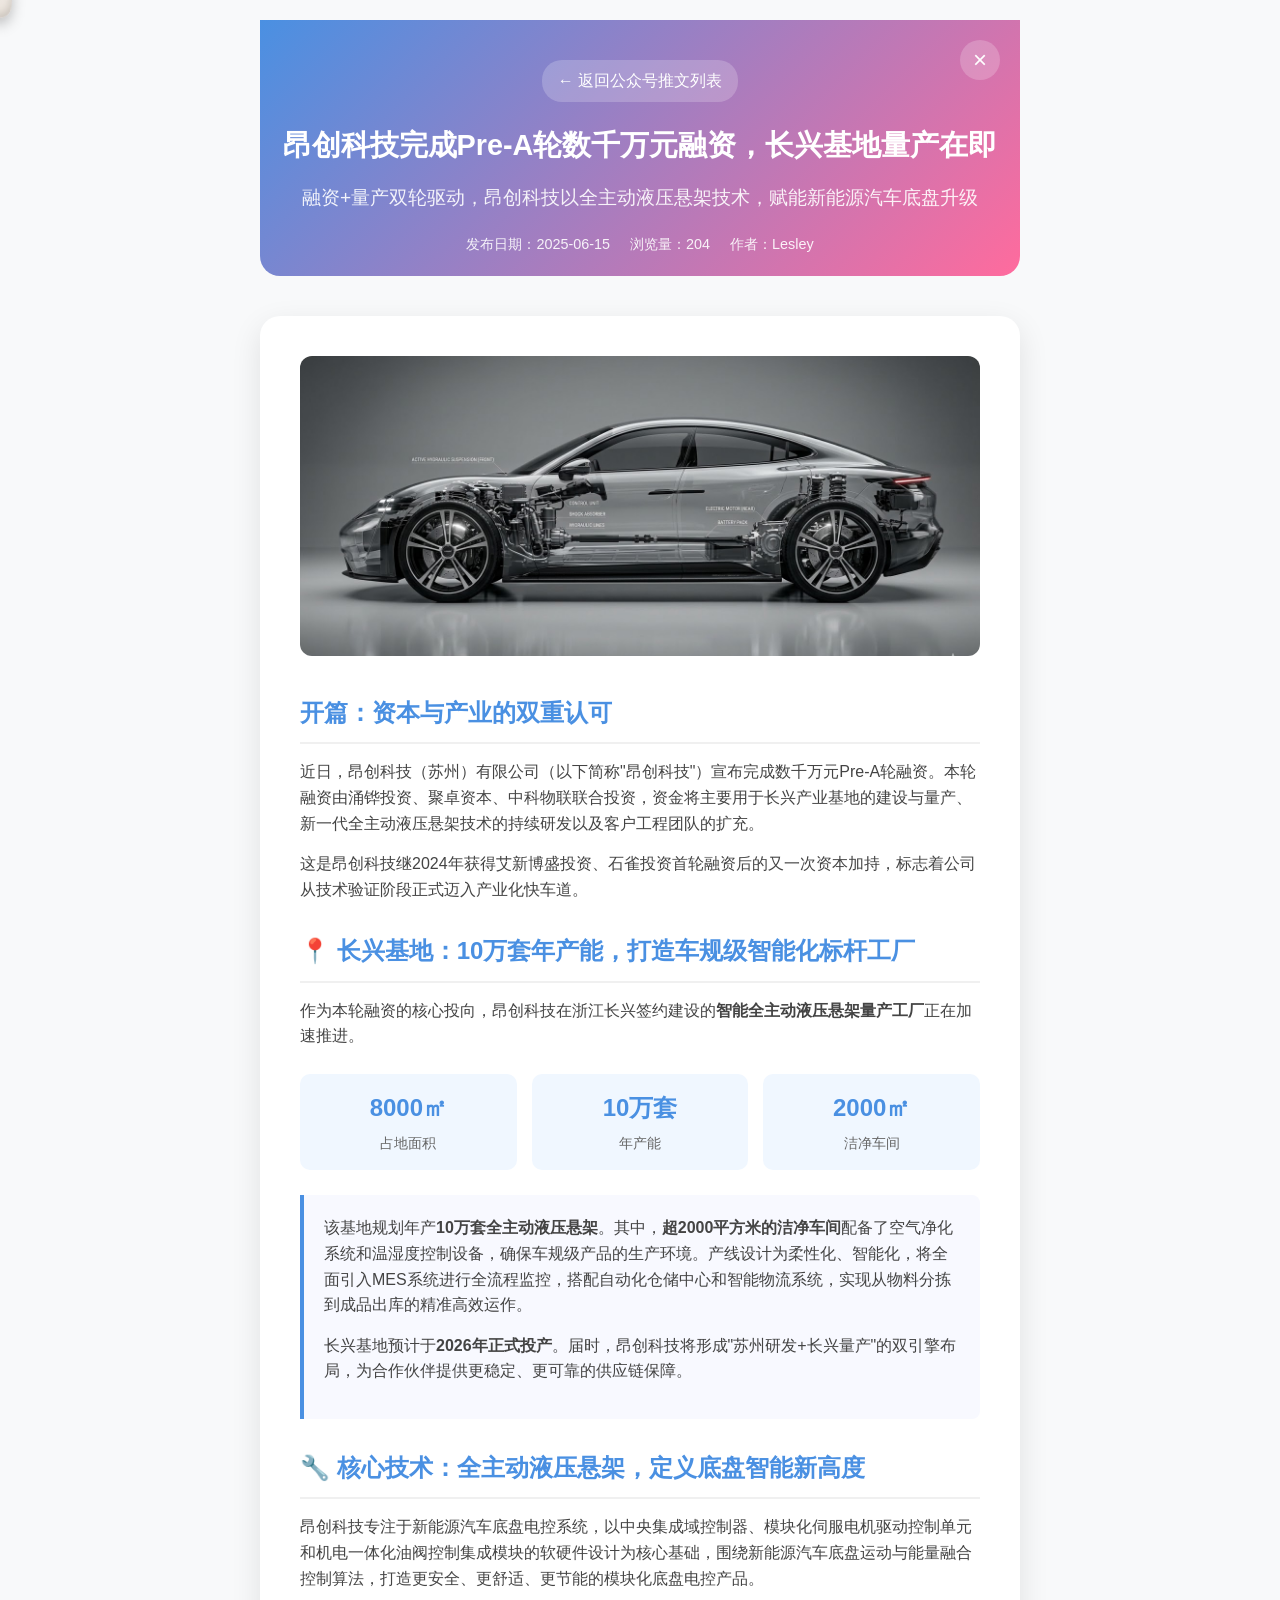
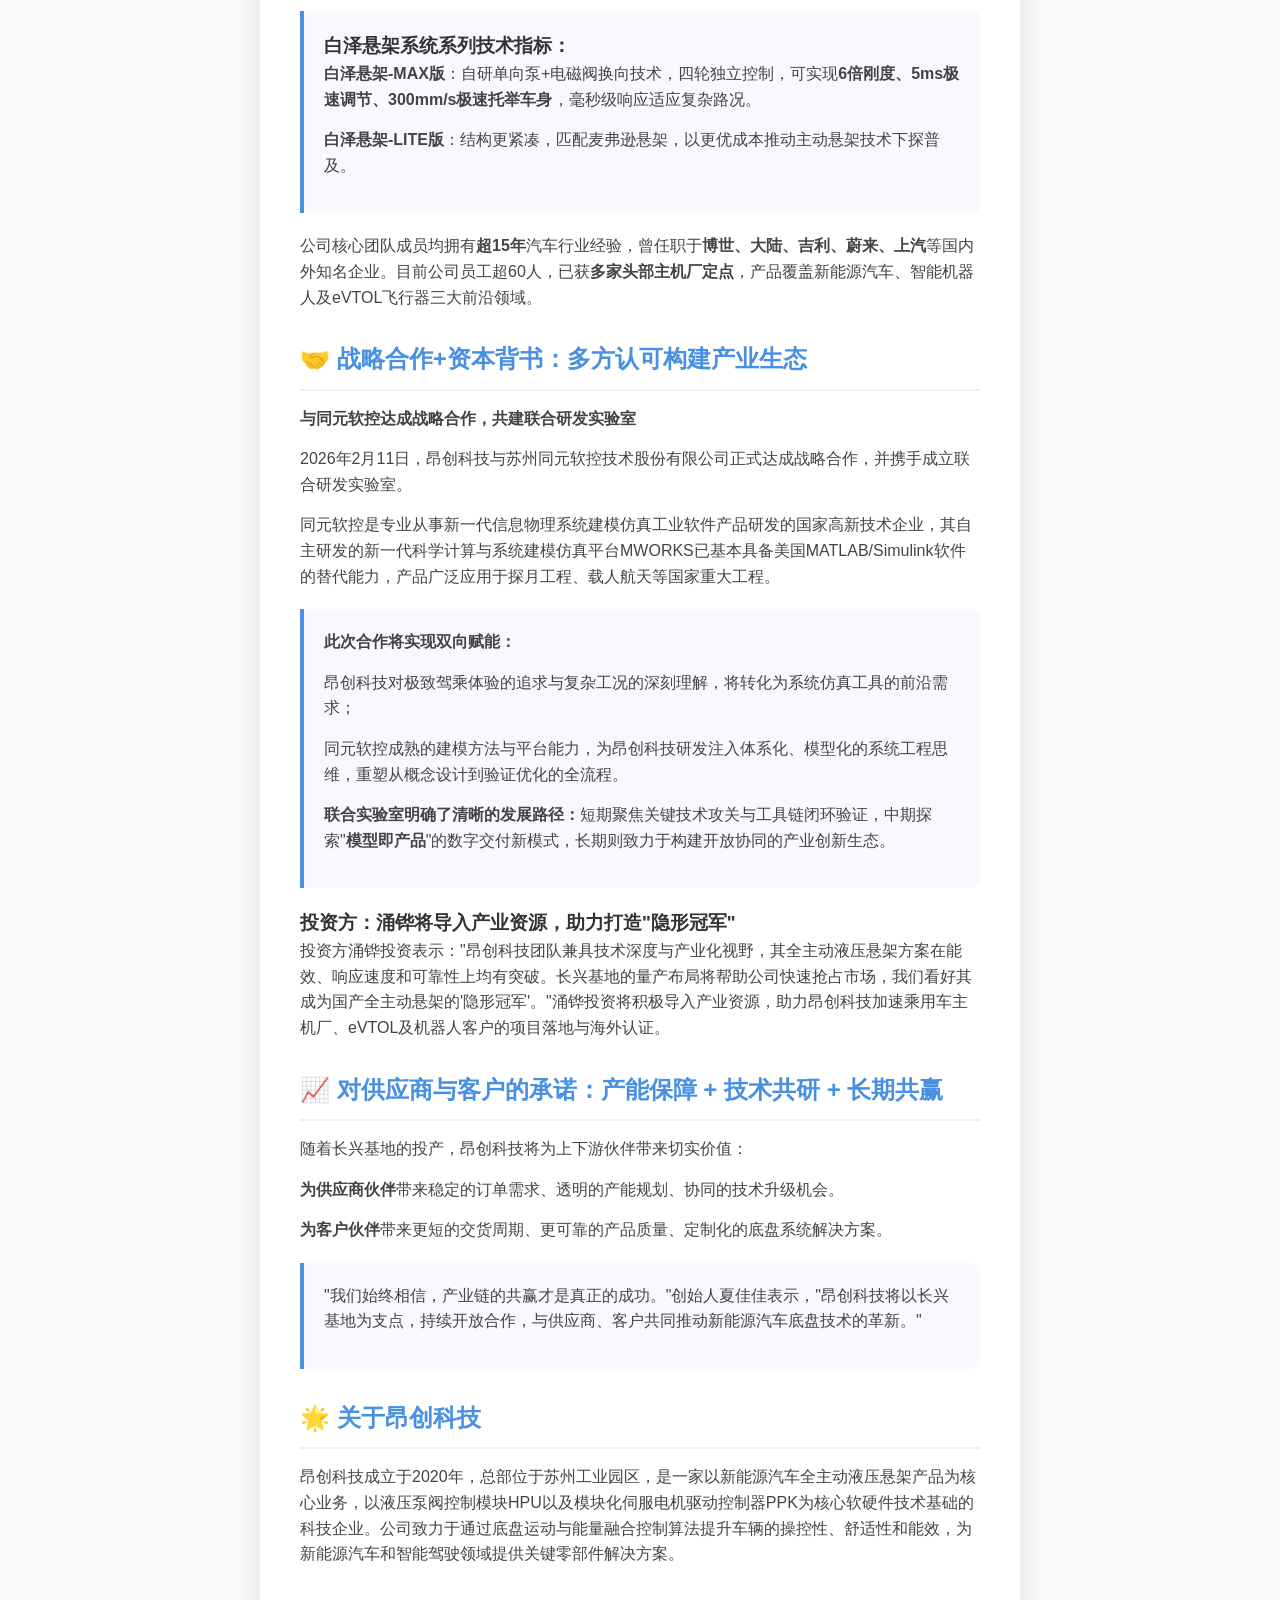
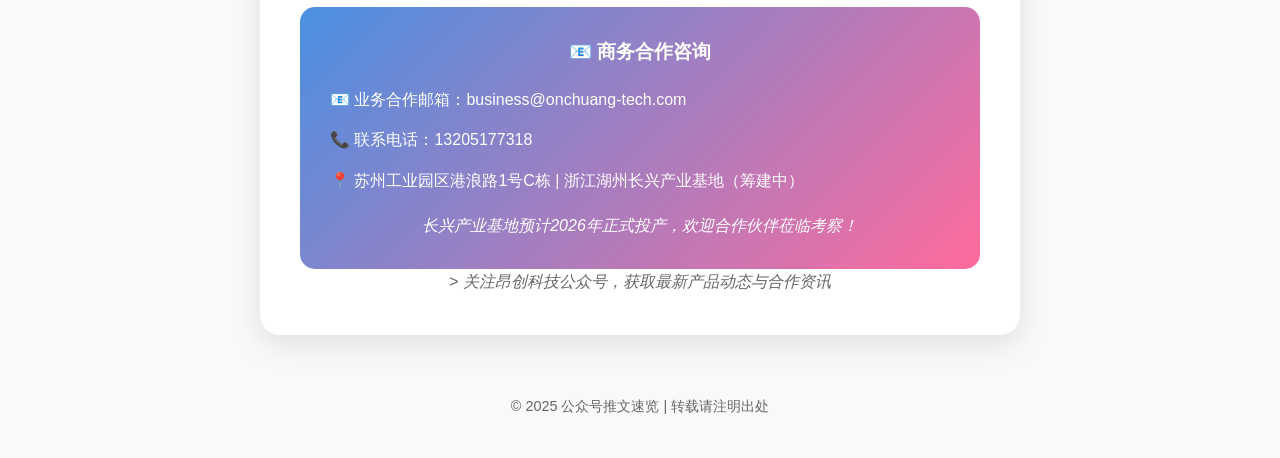
<file: article-detail-1.html>
<!DOCTYPE html>
<html lang="zh-CN">
<head>
    <meta charset="UTF-8">
    <meta name="viewport" content="width=device-width, initial-scale=1.0">
    <title>公众号推文速览 | 昂创科技融资</title>
    <style>
        /* 页面基础样式 */
        * {
            margin: 0;
            padding: 0;
            box-sizing: border-box;
            font-family: -apple-system, BlinkMacSystemFont, 'PingFang SC', 'Microsoft YaHei', sans-serif;
        }
        
        body {
            background: #f8f9fa;
            color: #333;
            line-height: 1.6;
            overflow-x: hidden;
        }
        
        .container {
            max-width: 800px;
            margin: 0 auto;
            padding: 20px;
        }
        
        .header {
            text-align: center;
            margin-bottom: 40px;
            padding: 40px 20px 20px;
            background: linear-gradient(135deg, #4A90E2, #FF6B9D);
            color: white;
            border-radius: 0 0 20px 20px;
            position: relative;
        }
        
        .back-btn {
            display: inline-flex;
            align-items: center;
            gap: 8px;
            color: white;
            text-decoration: none;
            padding: 8px 16px;
            background: rgba(255, 255, 255, 0.2);
            border-radius: 20px;
            margin-bottom: 20px;
            transition: all 0.3s ease;
        }
        
        .back-btn:hover {
            background: rgba(255, 255, 255, 0.3);
            transform: translateX(-5px);
        }
        
        .close-btn {
            position: absolute;
            top: 20px;
            right: 20px;
            width: 40px;
            height: 40px;
            background: rgba(255, 255, 255, 0.2);
            border-radius: 50%;
            display: flex;
            align-items: center;
            justify-content: center;
            color: white;
            font-size: 24px;
            cursor: pointer;
            transition: all 0.3s ease;
            border: none;
            outline: none;
        }
        
        .close-btn:hover {
            background: rgba(255, 255, 255, 0.3);
            transform: scale(1.1);
        }
        
        /* 文章内容样式保持不变 */
        .article-title { font-size: 1.8rem; margin-bottom: 15px; font-weight: 600; }
        .article-subtitle { font-size: 1.2rem; margin-bottom: 20px; color: rgba(255, 255, 255, 0.9); }
        .article-meta { display: flex; justify-content: center; gap: 20px; color: rgba(255, 255, 255, 0.9); font-size: 0.9rem; }
        .article-content { background: white; border-radius: 20px; padding: 40px; box-shadow: 0 10px 30px rgba(0, 0, 0, 0.1); margin-bottom: 40px; }
        .article-hero-image { width: 100%; height: 300px; object-fit: cover; border-radius: 12px; margin-bottom: 30px; }
        .article-section { margin-bottom: 30px; }
        .article-section h2 { color: #4A90E2; margin-bottom: 15px; padding-bottom: 10px; border-bottom: 2px solid #f0f0f0; }
        .article-section p { margin-bottom: 15px; color: #444; }
        .highlight-box { background: #f8f9ff; border-left: 4px solid #4A90E2; padding: 20px; margin: 20px 0; border-radius: 0 8px 8px 0; }
        .stats-grid { display: grid; grid-template-columns: repeat(auto-fit, minmax(200px, 1fr)); gap: 15px; margin: 25px 0; }
        .stat-item { background: #f0f7ff; padding: 15px; border-radius: 10px; text-align: center; }
        .stat-value { font-size: 1.5rem; font-weight: 600; color: #4A90E2; margin-bottom: 5px; }
        .stat-label { color: #666; font-size: 0.9rem; }
        .contact-info { background: linear-gradient(135deg, #4A90E2, #FF6B9D); color: white; padding: 30px; border-radius: 15px; margin-top: 40px; }
        .contact-info h3 { margin-bottom: 20px; text-align: center; }
        .contact-details { display: flex; flex-direction: column; gap: 15px; }
        .contact-item { display: flex; align-items: center; gap: 10px; }
        
        /* 响应式设计 */
        @media (max-width: 768px) {
            .container { padding: 15px; }
            .article-content { padding: 25px; }
            .article-title { font-size: 1.5rem; }
            .header { padding: 30px 15px 15px; }
            .close-btn { top: 10px; right: 10px; width: 36px; height: 36px; font-size: 20px; }
        }
        
        /* ===== 原始鼠标样式 ===== */
        .cursor {
            width: 24px;
            height: 36px;
            background: linear-gradient(145deg, #f7f3ef, #e4dcd3);
            border-radius: 14px 14px 18px 18px;
            position: fixed;
            pointer-events: none;
            transform: translate(-50%, -50%) rotate(5deg);
            box-shadow:
                inset -2px -4px 6px rgba(0,0,0,0.1),
                inset 2px 2px 4px rgba(255,255,255,0.8),
                0 6px 14px rgba(0,0,0,0.25);
            transition: transform 0.08s cubic-bezier(0.2, 0.8, 0.2, 1);
            z-index: 9999;
        }

        /* ===== 左右键分割线 ===== */
        .cursor::before {
            content: "";
            position: absolute;
            top: 8px;
            left: 50%;
            width: 1px;
            height: 10px;
            background: rgba(0,0,0,0.15);
            transform: translateX(-50%);
        }

        /* ===== 滚轮 ===== */
        .cursor::after {
            content: "";
            position: absolute;
            top: 10px;
            left: 50%;
            width: 3px;
            height: 6px;
            border-radius: 2px;
            background: #64748B; /* var(--text-medium) 的近似值 */
            transform: translateX(-50%);
            opacity: 0.8;
        }

        /* ===== hover 放大一点 ===== */
        .cursor.hover {
            transform: translate(-50%, -50%) scale(1.15) rotate(3deg);
        }

        /* ===== 点击压扁（真实感） ===== */
        .cursor.click {
            transform: translate(-50%, -50%) scale(0.9, 0.8) rotate(0deg);
        }
    </style>
</head>
<body>
    <!-- 原始鼠标 -->
    <div class="cursor"></div>
    
    <div class="container">
        <header class="header">
            <button class="close-btn" id="closeButton" onclick="history.back()">×</button>
            <a href="javascript:history.back()" class="back-btn">← 返回公众号推文列表</a>
            <h1 class="article-title">昂创科技完成Pre-A轮数千万元融资，长兴基地量产在即</h1>
            <div class="article-subtitle">融资+量产双轮驱动，昂创科技以全主动液压悬架技术，赋能新能源汽车底盘升级</div>
            <div class="article-meta">
                <span>发布日期：2025-06-15</span>
                <span>浏览量：204</span>
                <span>作者：Lesley</span>
            </div>
        </header>
        
       <main class="article-content">
            <!-- 文章主图 -->
            <img src="images/unnamed.jpg" 
                 alt="昂创科技智能工厂" 
                 class="article-hero-image"
                 onerror="this.onerror=null; this.src='https://images.unsplash.com/photo-1555212697-194d092e3b8f?ixlib=rb-4.0.3&auto=format&fit=crop&w=1200&q=80'; this.alt='昂创科技智能工厂（备用图片）'">
            
            <section class="article-section">
                <h2>开篇：资本与产业的双重认可</h2>
                <p>近日，昂创科技（苏州）有限公司（以下简称"昂创科技"）宣布完成数千万元Pre-A轮融资。本轮融资由涌铧投资、聚卓资本、中科物联联合投资，资金将主要用于长兴产业基地的建设与量产、新一代全主动液压悬架技术的持续研发以及客户工程团队的扩充。</p>
                <p>这是昂创科技继2024年获得艾新博盛投资、石雀投资首轮融资后的又一次资本加持，标志着公司从技术验证阶段正式迈入产业化快车道。</p>
            </section>
            
            <section class="article-section">
                <h2>📍 长兴基地：10万套年产能，打造车规级智能化标杆工厂</h2>
                <p>作为本轮融资的核心投向，昂创科技在浙江长兴签约建设的<strong>智能全主动液压悬架量产工厂</strong>正在加速推进。</p>
                
                <div class="stats-grid">
                    <div class="stat-item">
                        <div class="stat-value">8000㎡</div>
                        <div class="stat-label">占地面积</div>
                    </div>
                    <div class="stat-item">
                        <div class="stat-value">10万套</div>
                        <div class="stat-label">年产能</div>
                    </div>
                    <div class="stat-item">
                        <div class="stat-value">2000㎡</div>
                        <div class="stat-label">洁净车间</div>
                    </div>
                   
                </div>
                
                <div class="highlight-box">
                    <p>该基地规划年产<strong>10万套全主动液压悬架</strong>。其中，<strong>超2000平方米的洁净车间</strong>配备了空气净化系统和温湿度控制设备，确保车规级产品的生产环境。产线设计为柔性化、智能化，将全面引入MES系统进行全流程监控，搭配自动化仓储中心和智能物流系统，实现从物料分拣到成品出库的精准高效运作。</p>
                    <p>长兴基地预计于<strong>2026年正式投产</strong>。届时，昂创科技将形成"苏州研发+长兴量产"的双引擎布局，为合作伙伴提供更稳定、更可靠的供应链保障。</p>
                </div>
            </section>
            
            <section class="article-section">
                <h2>🔧 核心技术：全主动液压悬架，定义底盘智能新高度</h2>
                <p>昂创科技专注于新能源汽车底盘电控系统，以中央集成域控制器、模块化伺服电机驱动控制单元和机电一体化油阀控制集成模块的软硬件设计为核心基础，围绕新能源汽车底盘运动与能量融合控制算法，打造更安全、更舒适、更节能的模块化底盘电控产品。</p>
                
                <div class="highlight-box">
                    <h3>白泽悬架系统系列技术指标：</h3>
                    <p><strong>白泽悬架-MAX版</strong>：自研单向泵+电磁阀换向技术，四轮独立控制，可实现<strong>6倍刚度、5ms极速调节、300mm/s极速托举车身</strong>，毫秒级响应适应复杂路况。</p>
                    <p><strong>白泽悬架-LITE版</strong>：结构更紧凑，匹配麦弗逊悬架，以更优成本推动主动悬架技术下探普及。</p>
                </div>
                
                <p>公司核心团队成员均拥有<strong>超15年</strong>汽车行业经验，曾任职于<strong>博世、大陆、吉利、蔚来、上汽</strong>等国内外知名企业。目前公司员工超60人，已获<strong>多家头部主机厂定点</strong>，产品覆盖新能源汽车、智能机器人及eVTOL飞行器三大前沿领域。</p>
            </section>
            
            <section class="article-section">
                <h2>🤝 战略合作+资本背书：多方认可构建产业生态</h2>
                <p><strong>与同元软控达成战略合作，共建联合研发实验室</strong></p>
                <p>2026年2月11日，昂创科技与苏州同元软控技术股份有限公司正式达成战略合作，并携手成立联合研发实验室。</p>
                <p>同元软控是专业从事新一代信息物理系统建模仿真工业软件产品研发的国家高新技术企业，其自主研发的新一代科学计算与系统建模仿真平台MWORKS已基本具备美国MATLAB/Simulink软件的替代能力，产品广泛应用于探月工程、载人航天等国家重大工程。</p>
                
                <div class="highlight-box">
                    <p><strong>此次合作将实现双向赋能：</strong></p>
                    <p>昂创科技对极致驾乘体验的追求与复杂工况的深刻理解，将转化为系统仿真工具的前沿需求；</p>
                    <p>同元软控成熟的建模方法与平台能力，为昂创科技研发注入体系化、模型化的系统工程思维，重塑从概念设计到验证优化的全流程。</p>
                    <p><strong>联合实验室明确了清晰的发展路径：</strong>短期聚焦关键技术攻关与工具链闭环验证，中期探索"<strong>模型即产品</strong>"的数字交付新模式，长期则致力于构建开放协同的产业创新生态。</p>
                </div>
                
                <h3>投资方：涌铧将导入产业资源，助力打造"隐形冠军"</h3>
                <p>投资方涌铧投资表示："昂创科技团队兼具技术深度与产业化视野，其全主动液压悬架方案在能效、响应速度和可靠性上均有突破。长兴基地的量产布局将帮助公司快速抢占市场，我们看好其成为国产全主动悬架的'隐形冠军'。"涌铧投资将积极导入产业资源，助力昂创科技加速乘用车主机厂、eVTOL及机器人客户的项目落地与海外认证。</p>
            </section>
            
            <section class="article-section">
                <h2>📈 对供应商与客户的承诺：产能保障 + 技术共研 + 长期共赢</h2>
                <p>随着长兴基地的投产，昂创科技将为上下游伙伴带来切实价值：</p>
                <p><strong>为供应商伙伴</strong>带来稳定的订单需求、透明的产能规划、协同的技术升级机会。</p>
                <p><strong>为客户伙伴</strong>带来更短的交货周期、更可靠的产品质量、定制化的底盘系统解决方案。</p>
                
                <div class="highlight-box">
                    <p>"我们始终相信，产业链的共赢才是真正的成功。"创始人夏佳佳表示，"昂创科技将以长兴基地为支点，持续开放合作，与供应商、客户共同推动新能源汽车底盘技术的革新。"</p>
                </div>
            </section>
            
            <section class="article-section">
                <h2>🌟 关于昂创科技</h2>
                <p>昂创科技成立于2020年，总部位于苏州工业园区，是一家以新能源汽车全主动液压悬架产品为核心业务，以液压泵阀控制模块HPU以及模块化伺服电机驱动控制器PPK为核心软硬件技术基础的科技企业。公司致力于通过底盘运动与能量融合控制算法提升车辆的操控性、舒适性和能效，为新能源汽车和智能驾驶领域提供关键零部件解决方案。</p>
            </section>
            
            <div class="contact-info">
                <h3>📧 商务合作咨询</h3>
                <div class="contact-details">
                    <div class="contact-item">📧 业务合作邮箱：business@onchuang-tech.com</div>
                    <div class="contact-item">📞 联系电话：13205177318</div>
                    <div class="contact-item">📍 苏州工业园区港浪路1号C栋 | 浙江湖州长兴产业基地（筹建中）</div>
                </div>
                <p style="margin-top: 20px; text-align: center; font-style: italic;">
                    长兴产业基地预计2026年正式投产，欢迎合作伙伴莅临考察！
                </p>
            </div>
            
            <div class="article-footer">
                <p style="text-align: center; color: #666; font-style: italic;">
                    > 关注昂创科技公众号，获取最新产品动态与合作资讯
                </p>
            </div>
        </main>
        
        <footer style="text-align: center; color: #666; padding: 20px; font-size: 0.9rem;">
            <p>© 2025 公众号推文速览 | 转载请注明出处</p>
        </footer>
    </div>


    <script>
        // ============================================
        // 页面控制功能
        // ============================================

        // 页面加载完成后初始化
        document.addEventListener('DOMContentLoaded', function() {
            // 确保系统鼠标被隐藏
            document.body.style.cursor = 'none';
            
            // 确保鼠标元素可见
            const cursor = document.querySelector('.cursor');
            if (cursor) {
                cursor.style.display = 'block';
                cursor.style.opacity = '1';
                cursor.style.visibility = 'visible';
            }
        });

        // ============================================
        // 原始鼠标功能
        // ============================================

        const cursor = document.querySelector(".cursor");

        let mx = 0, my = 0;
        let x = 0, y = 0;

        /* ===== 鼠标跟随（丝滑） ===== */
        document.addEventListener("mousemove", e => {
            mx = e.clientX;
            my = e.clientY;
        });

        function loop() {
            x += (mx - x) * 0.18;
            y += (my - y) * 0.18;

            cursor.style.left = x + "px";
            cursor.style.top = y + "px";

            requestAnimationFrame(loop);
        }
        loop();

        /* ===== 点击压感 ===== */
        document.addEventListener("mousedown", () => {
            cursor.classList.add("click");
        });

        document.addEventListener("mouseup", () => {
            cursor.classList.remove("click");
        });

        /* ===== hover 放大（关键） ===== */
        document.querySelectorAll("a, button, .back-btn, .close-btn, .article-hero-image").forEach(el => {
            el.addEventListener("mouseenter", () => {
                cursor.classList.add("hover");
            });
            el.addEventListener("mouseleave", () => {
                cursor.classList.remove("hover");
            });
        });
    </script>
</body>
</html>
</file>
